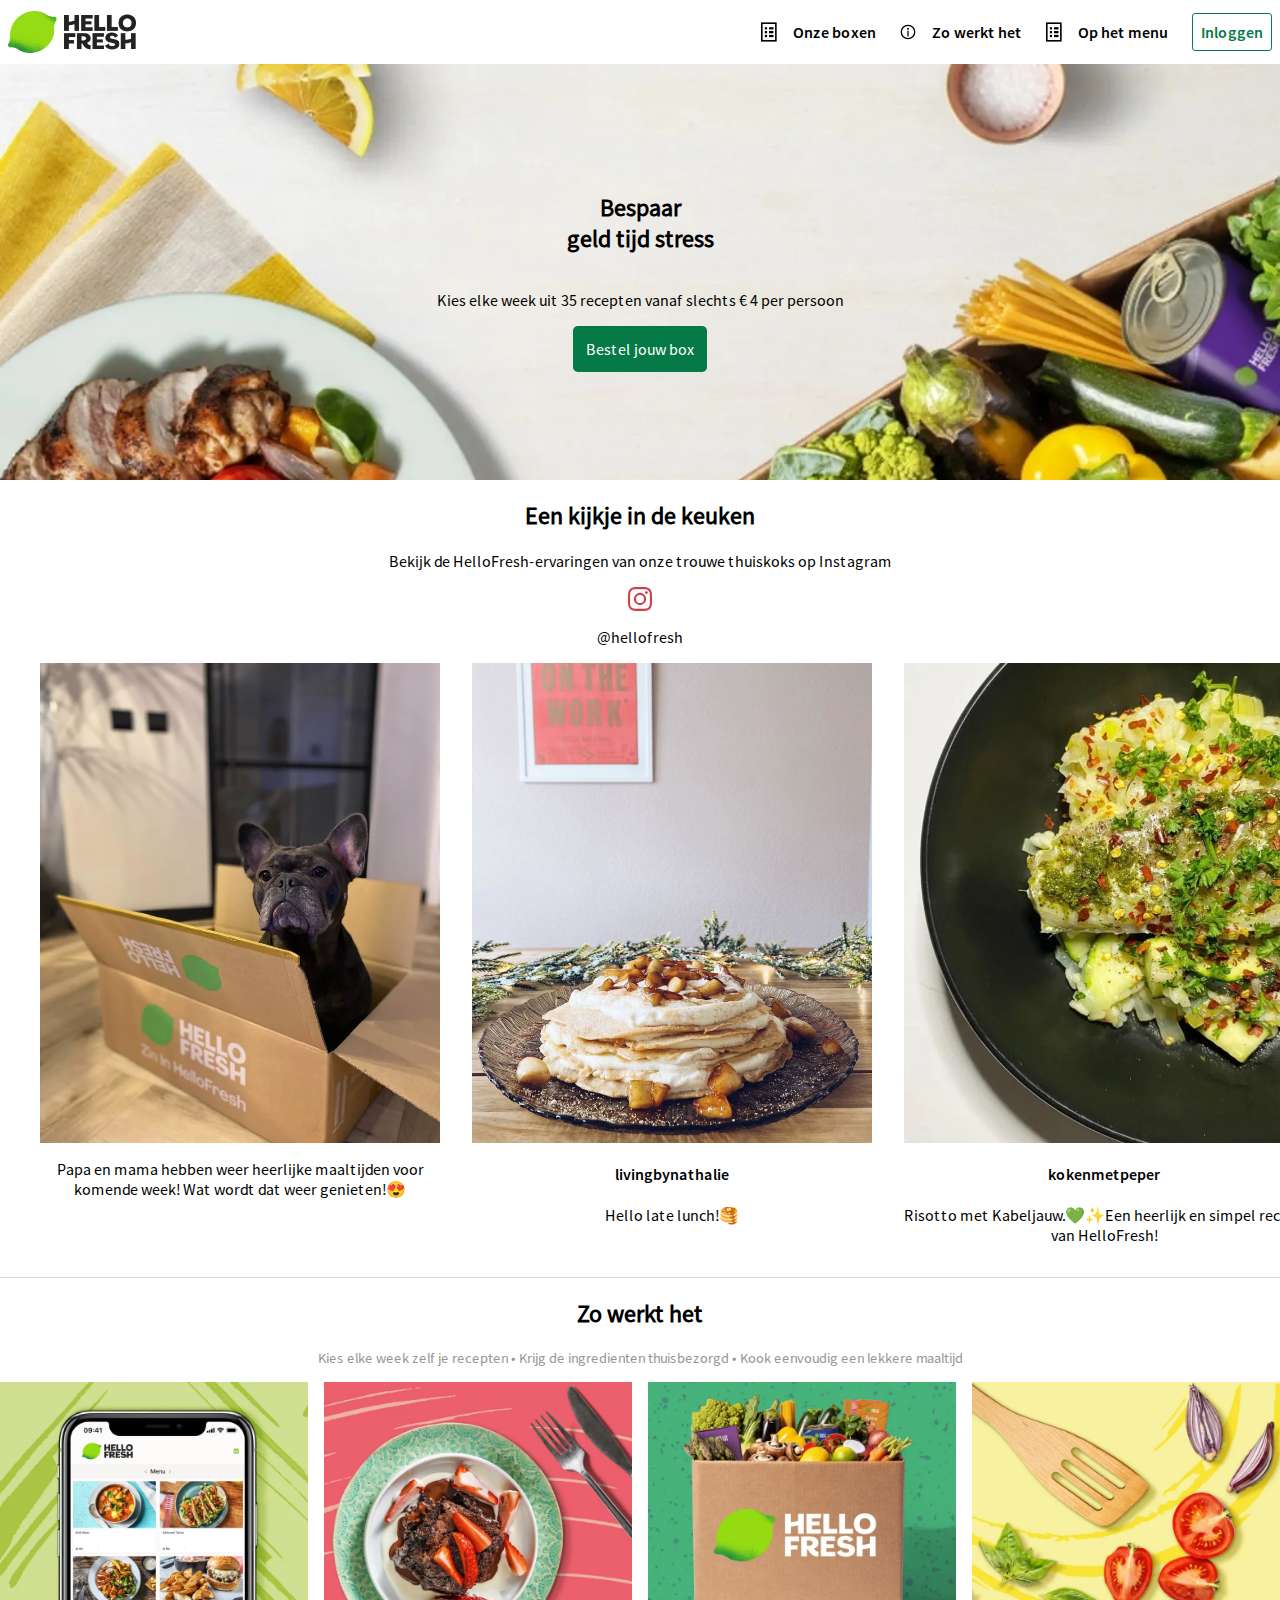
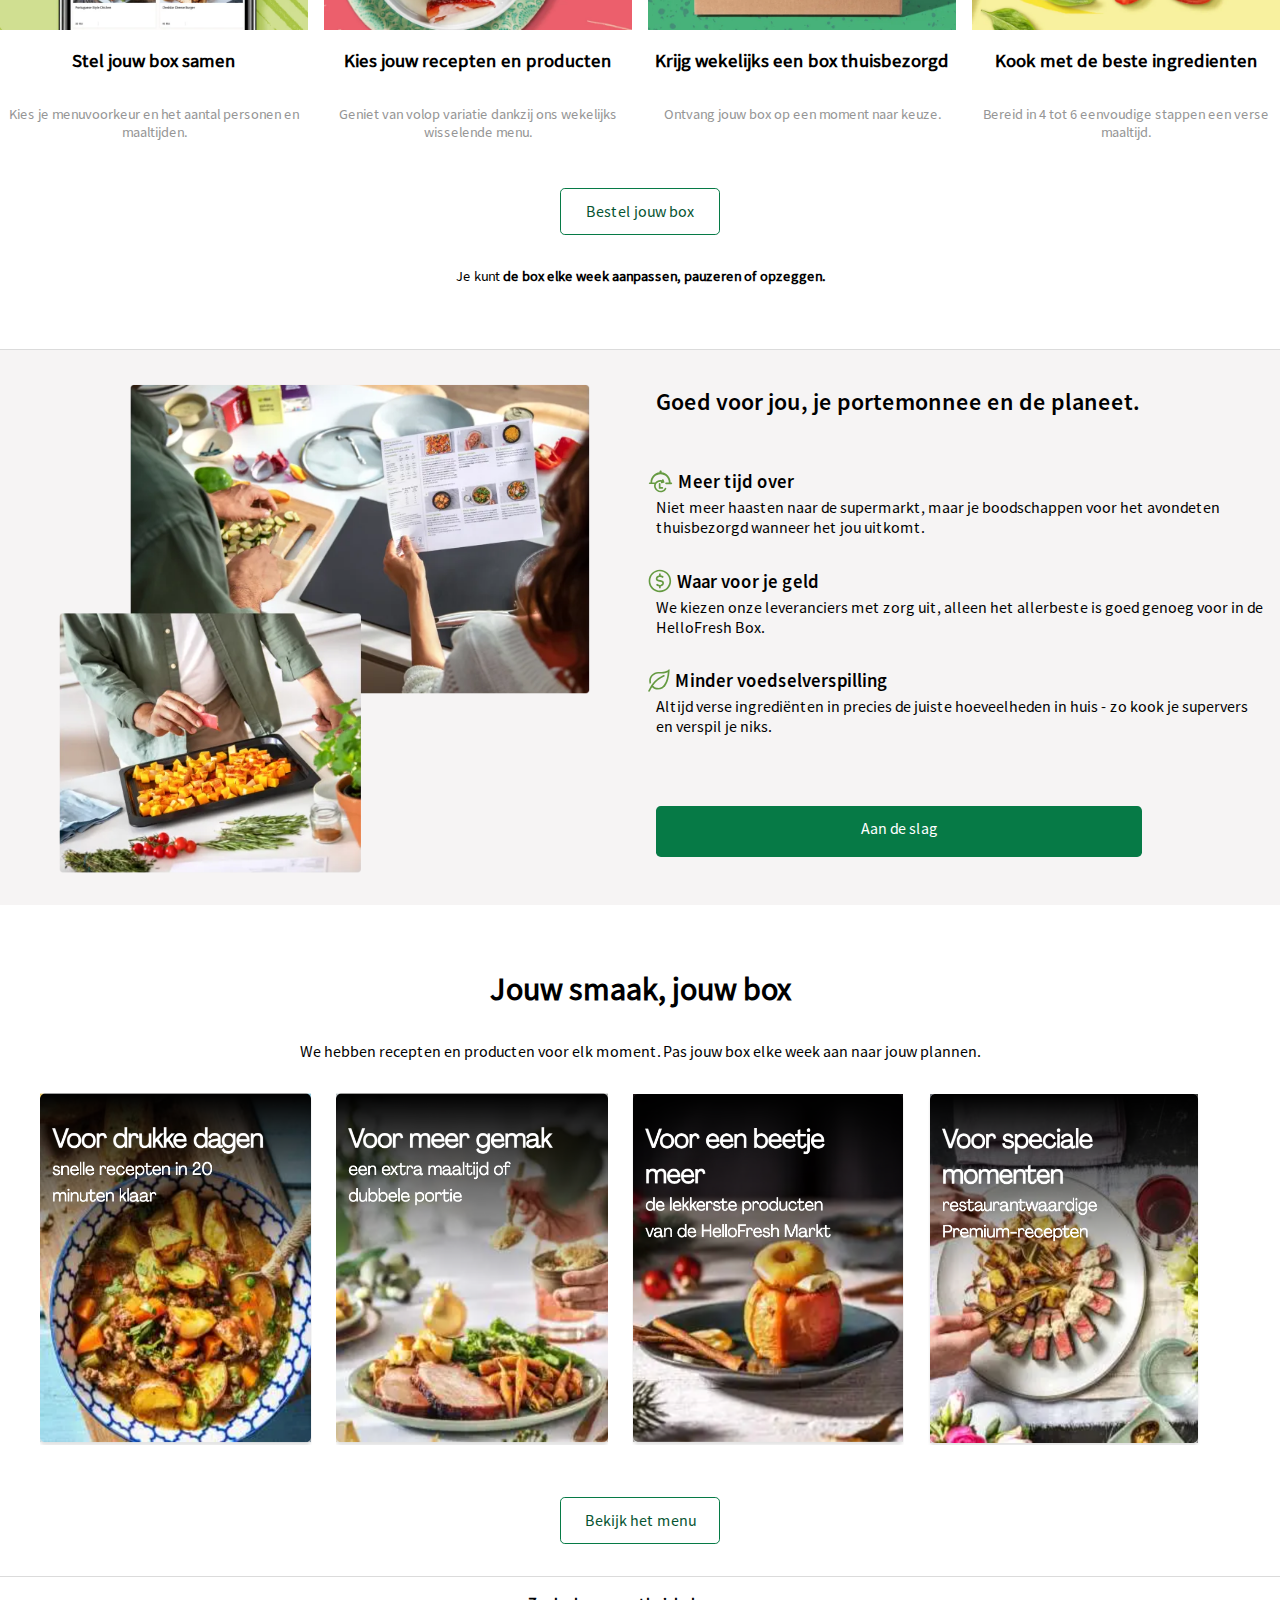
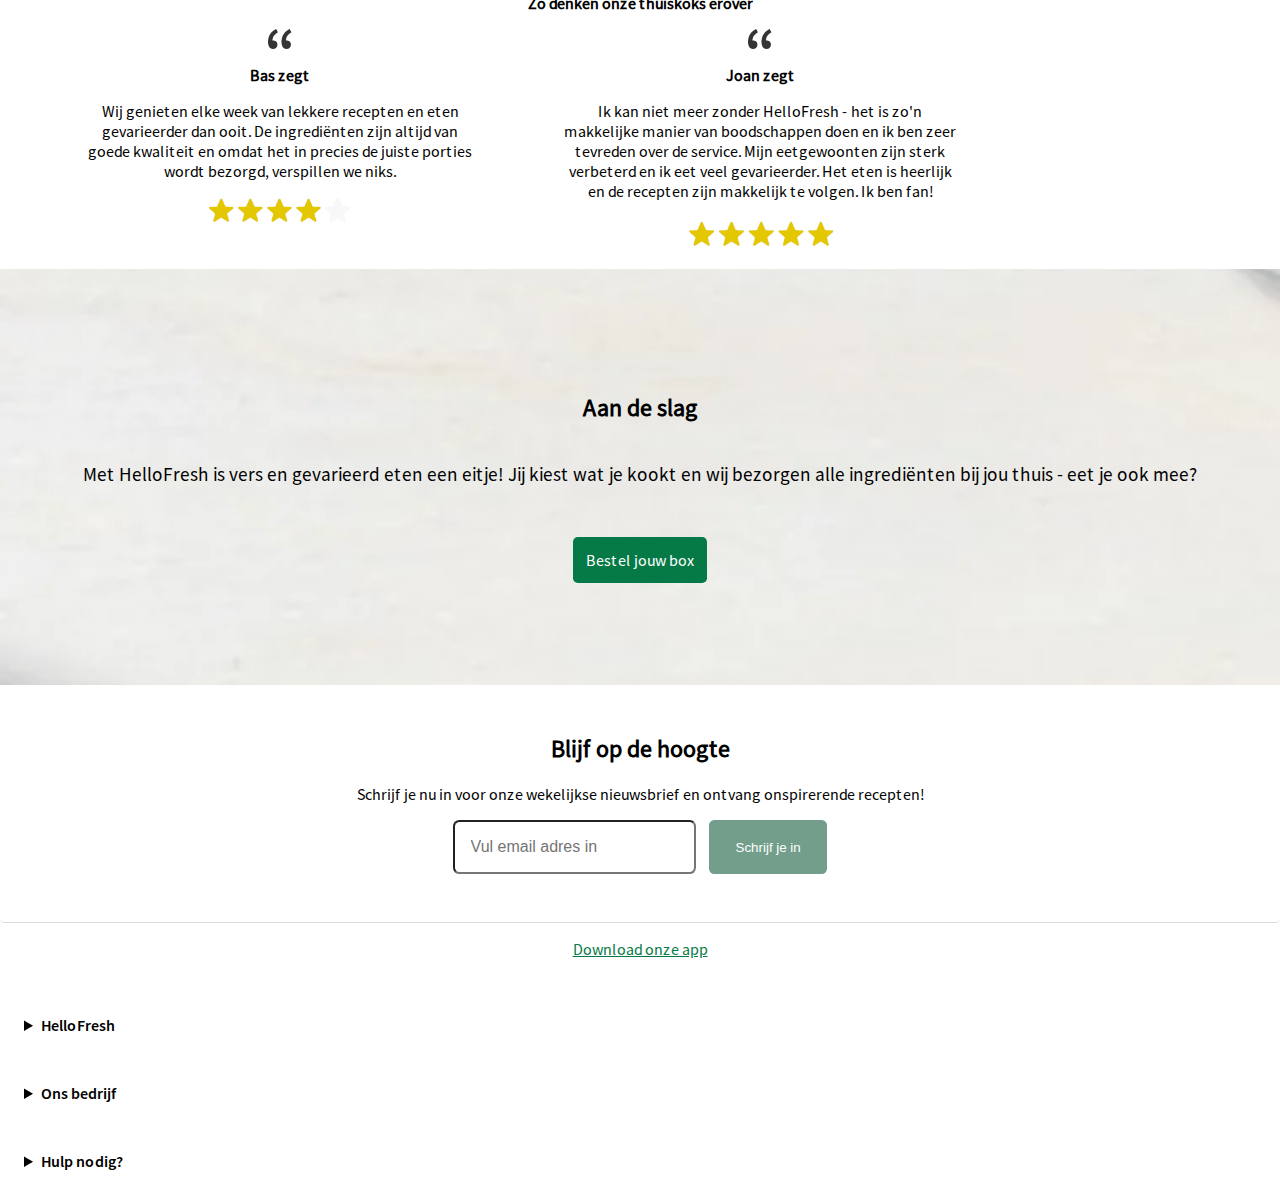
<file: index.html>
<!doctype html>
<html lang="nl">

<head>
	<meta charset="UTF-8">
	<meta name="author" content="jouw naam">
	<meta name="viewport" content="width=device-width, initial-scale=1">

	<title>Howdy FED2223</title>

	<link href="styles/style.css" rel="stylesheet">
	<link href="styles/stylebasis.css" rel="stylesheet">
	<link rel="icon" type="image/svg+xml" href="images/favicon.svg">

	<link rel="preconnect" href="https://fonts.googleapis.com">
	<link rel="preconnect" href="https://fonts.gstatic.com" crossorigin>
</head>

<body>

	<h1 class="loesoe">Hello hello fresh.</h1>

	<header>
		<button><img src="images/hamburgermenu.svg" alt=""></button>

		<nav>
			<ul>
				<li><a href="#">Inloggen</a></li>
				<li><a href="#"> <img src="images/menuafb1.svg" alt="menu"> Onze boxen</a></li>
				<li><a href="zowerkthet.html"> <img src="images/menuafb2.svg" alt="informatie plaatje"> Zo werkt het</a>
				</li>
				<li><a href="#"> <img src="images/menuafb1.svg" alt="menu plaatje"> Op het menu</a></li>
				<li><a href="#"> <img src="images/menuafb1.svg" alt="menu plaatje"> Recepten</a></li>
				<li><a href="#">Hulp</a></li>
				<li><a href="#">Contact</a></li>
				<li><a href="#">Markt</a></li>
				<li><a href="#">Cadeaubon</a></li>
				<li><a href="#">Duurzaamheid</a></li>
				<li><a href="#">CO2-neutraal</a></li>
			</ul>
		</nav>

		<div></div>

		<img src="images/hf-logo.webp" alt="Welkom bij Hello Fresh">
	</header>

	<main>

		<section>
			<h2>Bespaar <span>geld tijd stress</span></h2>
			<p>Kies elke week uit 35 recepten vanaf slechts € 4 per persoon</p>

			<a href="">Bestel jouw box</a>
		</section>

		<section>
			<h2>Een kijkje in de keuken</h2>
			<p>Bekijk de HelloFresh-ervaringen van onze trouwe thuiskoks op Instagram</p>
			<img src="images/icon-instagram.svg" alt="logo instagram">
			<p>@hellofresh</p>

			<ul>
				<li>
					<img src="images/img-carousel-1.webp" alt="lelijke hond in hello fresh hond">
					<p>Papa en mama hebben weer heerlijke maaltijden voor komende week! Wat wordt dat weer genieten!😍
					</p>
				</li>

				<li>
					<img src="images/img-carousel-2.jpeg"
						alt="pannekoeken stapel op een bordje met appelstukjes en kerstige versiering. ">
					<h4>livingbynathalie</h4>
					<p>Hello late lunch!🥞</p>
				</li>

				<li>
					<img src="images/img-carousel-3.webp" alt="bord met verse groene pasta">
					<h4>kokenmetpeper</h4>
					<p>Risotto met Kabeljauw.💚✨Een heerlijk en simpel recept van HelloFresh!</p>
				</li>

				<li>
					<img src="images/img-carousel-4.webp" alt="Bord met wrap tacos en kip">
					<h4>riannekramer</h4>
					<p>DIt is eeen recept dat ik bewaar om nog vaker te maken. Lekker en supersimpel om te maken!</p>
				</li>
			</ul>

		</section>

		<section>
			<h2>Zo werkt het</h2>
			<p>Kies elke week zelf je recepten • Krijg de ingredienten thuisbezorgd • Kook eenvoudig een lekkere
				maaltijd</p>

			<ul>

				<li>
					<h3>Stel jouw box samen</h3>
					<img src="images/zowerkthet-1.webp" alt="homescreen hello fresh op mobiele telefoon">
					<p>Kies je menuvoorkeur en het aantal personen en maaltijden.</p>
				</li>

				<li>
					<h3>Kies jouw recepten en producten</h3>
					<img src="images/zowerkthet-2.webp" alt="bord met chocolade taart en aardbijen en bestek ernaast">
					<p>Geniet van volop variatie dankzij ons wekelijks wisselende menu.</p>
				</li>

				<li>
					<h3>Krijg wekelijks een box thuisbezorgd</h3>
					<img src="images/zowerkthet-3.webp" alt="groenten in een kartonnen doos met hello fresh logo">
					<p>Ontvang jouw box op een moment naar keuze.</p>
				</li>

				<li>
					<h3>Kook met de beste ingredienten</h3>
					<img src="images/zowerkthet-4.webp" alt="spatel met ui tomaat en basillicum ernaast">
					<p>Bereid in 4 tot 6 eenvoudige stappen een verse maaltijd.</p>
				</li>

			</ul>

			<a href="">Bestel jouw box</a>

			<p>Je kunt <b>de box elke week aanpassen, pauzeren of opzeggen.</b></p>
		</section>

		<section>


			<h2>Goed voor jou, je portemonnee en de planeet.</h2>

			<ul>

				<li>
					<h3><img src="images/meertijd.svg" alt="symbool met klok">Meer tijd over</h3>
					<p>Niet meer haasten naar de supermarkt, maar je boodschappen voor het avondeten thuisbezorgd
						wanneer het jou uitkomt.</p>
				</li>

				<li>
					<h3><img src="images/waargeld.svg" alt="symbool muntgeld">Waar voor je geld</h3>
					<p>We kiezen onze leveranciers met zorg uit, alleen het allerbeste is goed genoeg voor in de
						HelloFresh Box.</p>
				</li>

				<li>
					<h3><img src="images/mindervoedselverspilling.svg" alt="symbool blaadje">Minder voedselverspilling
					</h3>
					<p>Altijd verse ingrediënten in precies de juiste hoeveelheden in huis - zo kook je supervers en
						verspil je niks.</p>
				</li>

			</ul>

			<a href="">Aan de slag</a>

			<img src="images/receptkoken.webp" alt="twee fotos waarin een recept van hellofresh word bereid">

		</section>

		<section>
			<h1>Jouw smaak, jouw box</h1>
			<p>We hebben recepten en producten voor elk moment. Pas jouw box elke week aan naar jouw plannen. </p>

			<ul>
				<li><img src="images/carouselplaatje1.png" alt="gerecht in kom met voor drukke dagen erop getypt"></li>
				<li><img src="images/carouselplaatje2.png" alt=""></li>
				<Li><img src="images/carouselplaatje3.png" alt=""></Li>
				<li><img src="images/carouselplaatje4.png" alt=""></li>
			</ul>

			<a href="#">Bekijk het menu</a>
		</section>

		<section>
			<h2>Zo denken onze thuiskoks erover</h2>

			<ul>
				<li>
					<img src="images/hogekommas.webp" alt="quote kommas">
					<h4>Bas zegt</h4>
					<blockquote>Wij genieten elke week van lekkere recepten en eten gevarieerder dan ooit. De
						ingrediënten zijn
						altijd van goede kwaliteit en omdat het in precies de juiste porties wordt bezorgd, verspillen
						we niks.</blockquote>
					<img src="images/sterrating1.png" alt="4 van de 5 sterren rating">
				</li>



				<li>
					<img src="images/hogekommas.webp" alt="quote kommas">
					<h4>Joan zegt</h4>
					<blockquote>Ik kan niet meer zonder HelloFresh - het is zo'n makkelijke manier van boodschappen doen
						en ik
						ben zeer tevreden over de service. Mijn eetgewoonten zijn sterk verbeterd en ik eet veel
						gevarieerder. Het eten is heerlijk en de recepten zijn makkelijk te volgen. Ik ben fan!
					</blockquote>
					<img src="images/sterrating2.png" alt="5 van de 5 sterren rating">
				</li>
			</ul>

		</section>

		<section>
			<h2>Aan de slag</h2>
			<p>Met HelloFresh is vers en gevarieerd eten een eitje! Jij kiest wat je kookt en wij bezorgen alle
				ingrediënten bij jou thuis - eet je ook mee?</p>

			<a href="">Bestel jouw box</a>
		</section>

		<section>
			<h2>Blijf op de hoogte</h2>
			<p>Schrijf je nu in voor onze wekelijkse nieuwsbrief en ontvang onspirerende recepten!</p>

		</section>

		<section>
			<input type="email" name="Email" placeholder="Vul email adres in" id="">
			<button type="submit">Schrijf je in</button>
		</section>

	</main>

	<footer>

		<section>
			<a href="#">Download onze app</a>

			<details>

				<summary>HelloFresh</summary>

				<ul>

					<li><a href="Cadeaubon">Cadeaubon</a></li>

					<li><a href="Unidays">Unidays</a></li>

					<li><a href="StudentBeans">Student Beans</a></li>

					<li><a href="Promotions">Promotions</a></li>

					<li><a href="Blog">Blog</a></li>

					<li><a href="Recepten">Recepten</a></li>


				</ul>

			</details>

			<details>

				<summary>Ons bedrijf</summary>

				<ul>

					<li><a href="HelloFreshGroup">HelloFresh Group</a></li>

					<li><a href="Jobs">Jobs</a></li>

					<li><a href="Pers">Pers</a></li>

				</ul>

			</details>

			<details>

				<summary>Hulp nodig?</summary>

				<ul>

					<li><a href="Contact">Contact</a></li>

					<li><a href="Helpcenter">Helpcenter</a></li>

					<li><a href="Tevredenheid">Tevredenheid</a></li>

				</ul>

			</details>


		</section>
	</footer>



	<script defer src="scripts/script.js"></script>
</body>

</html>
</file>
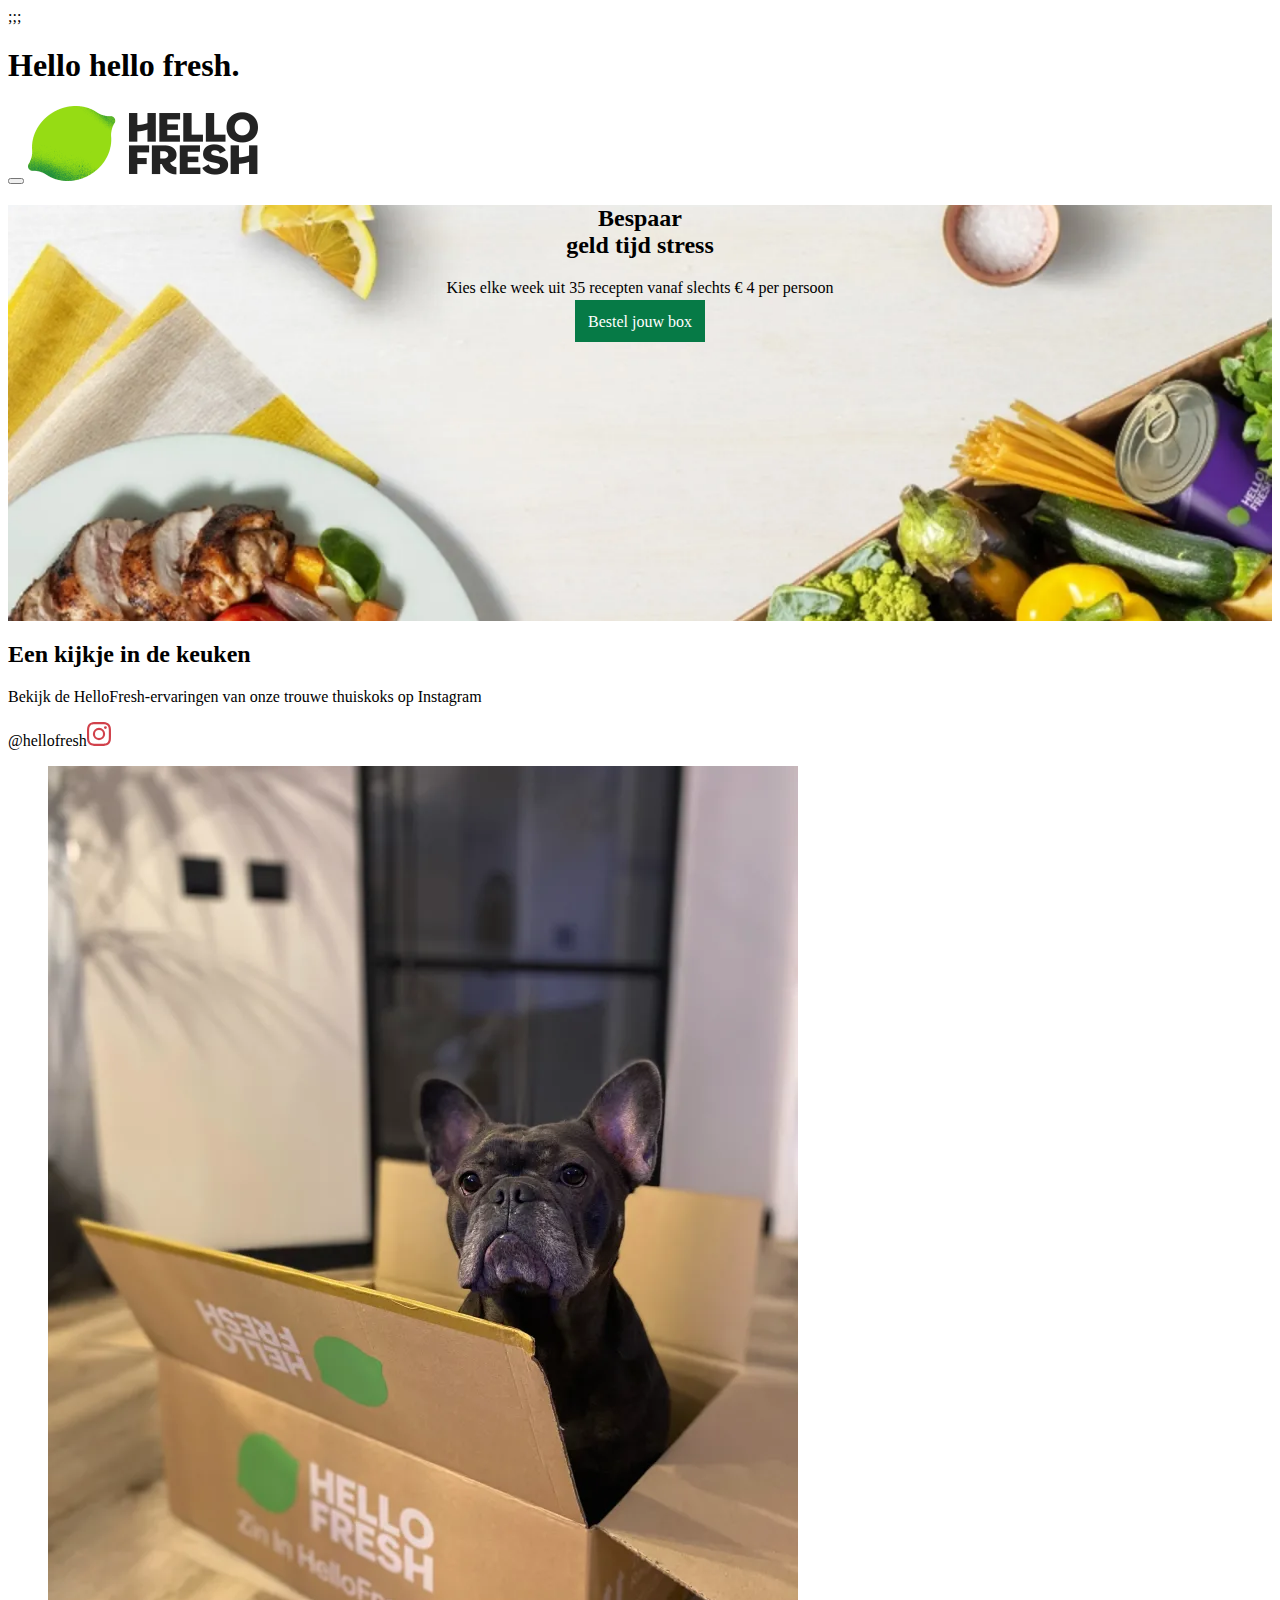
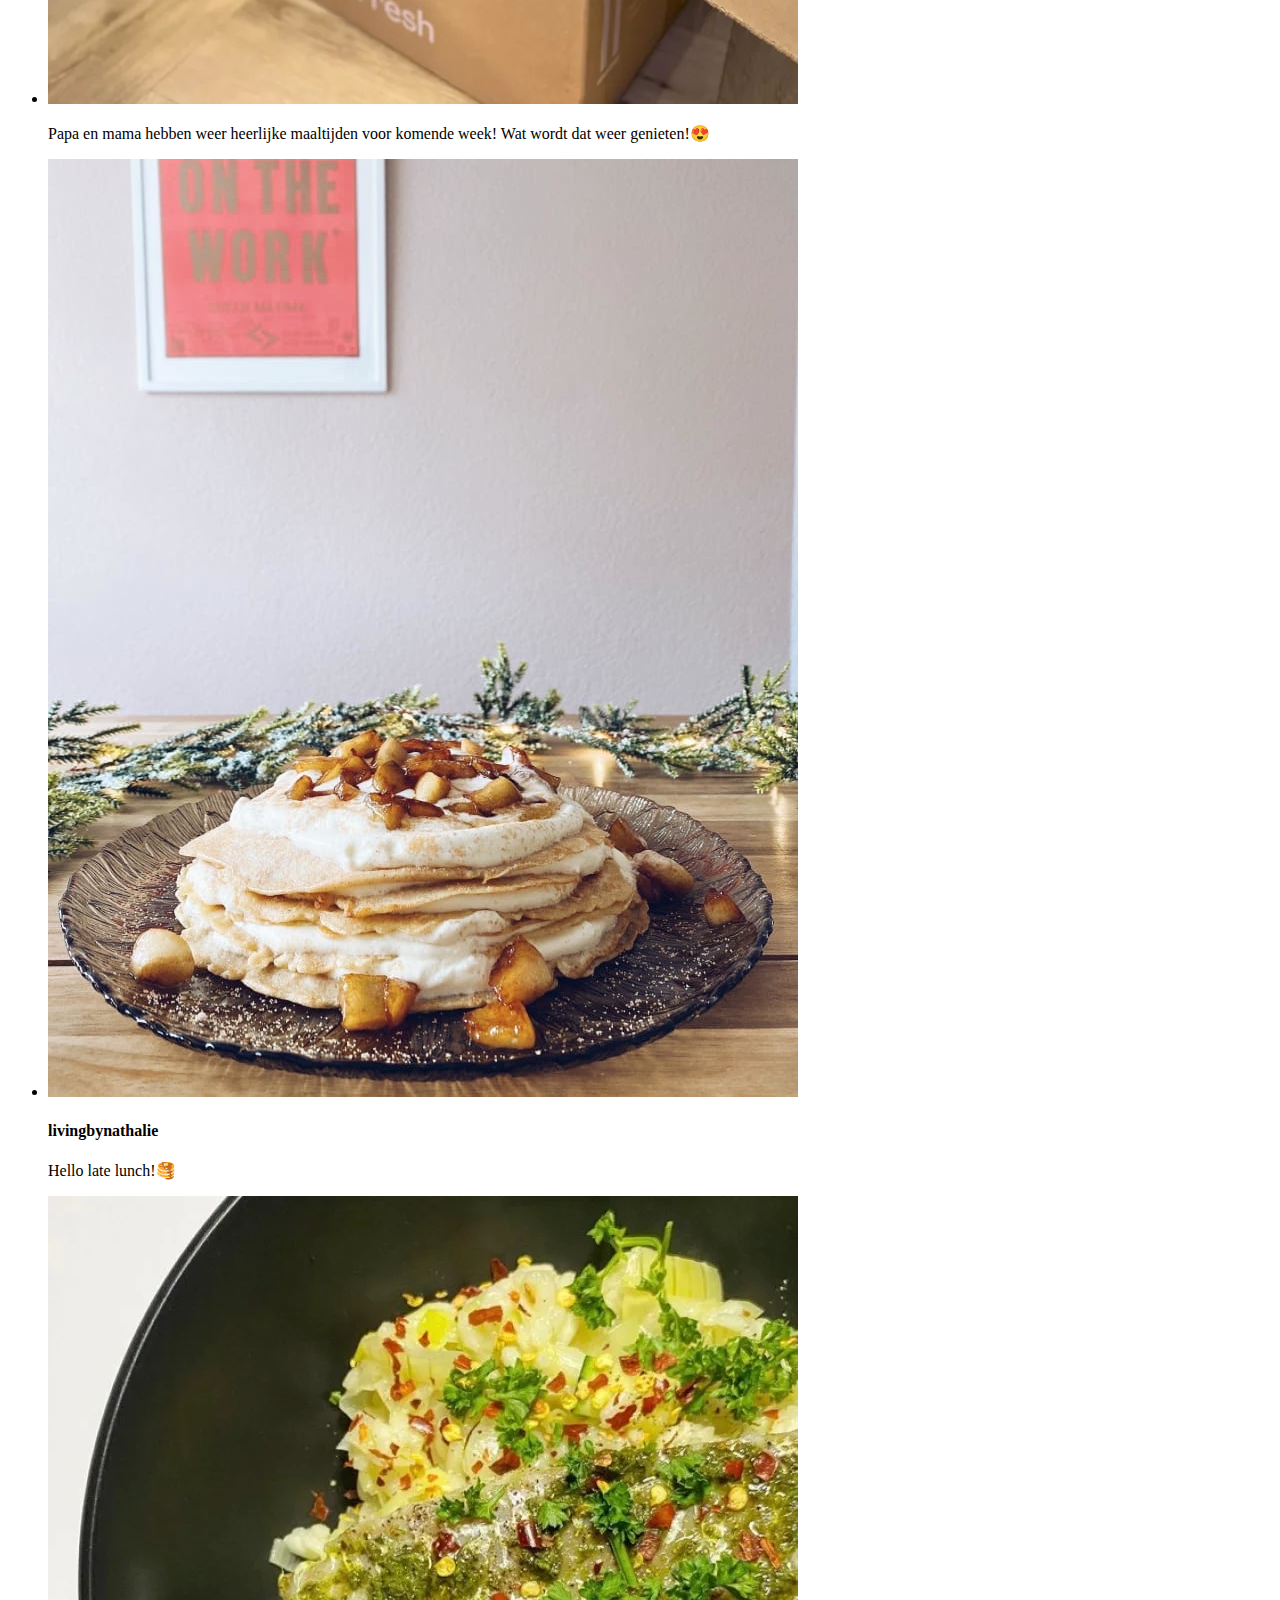
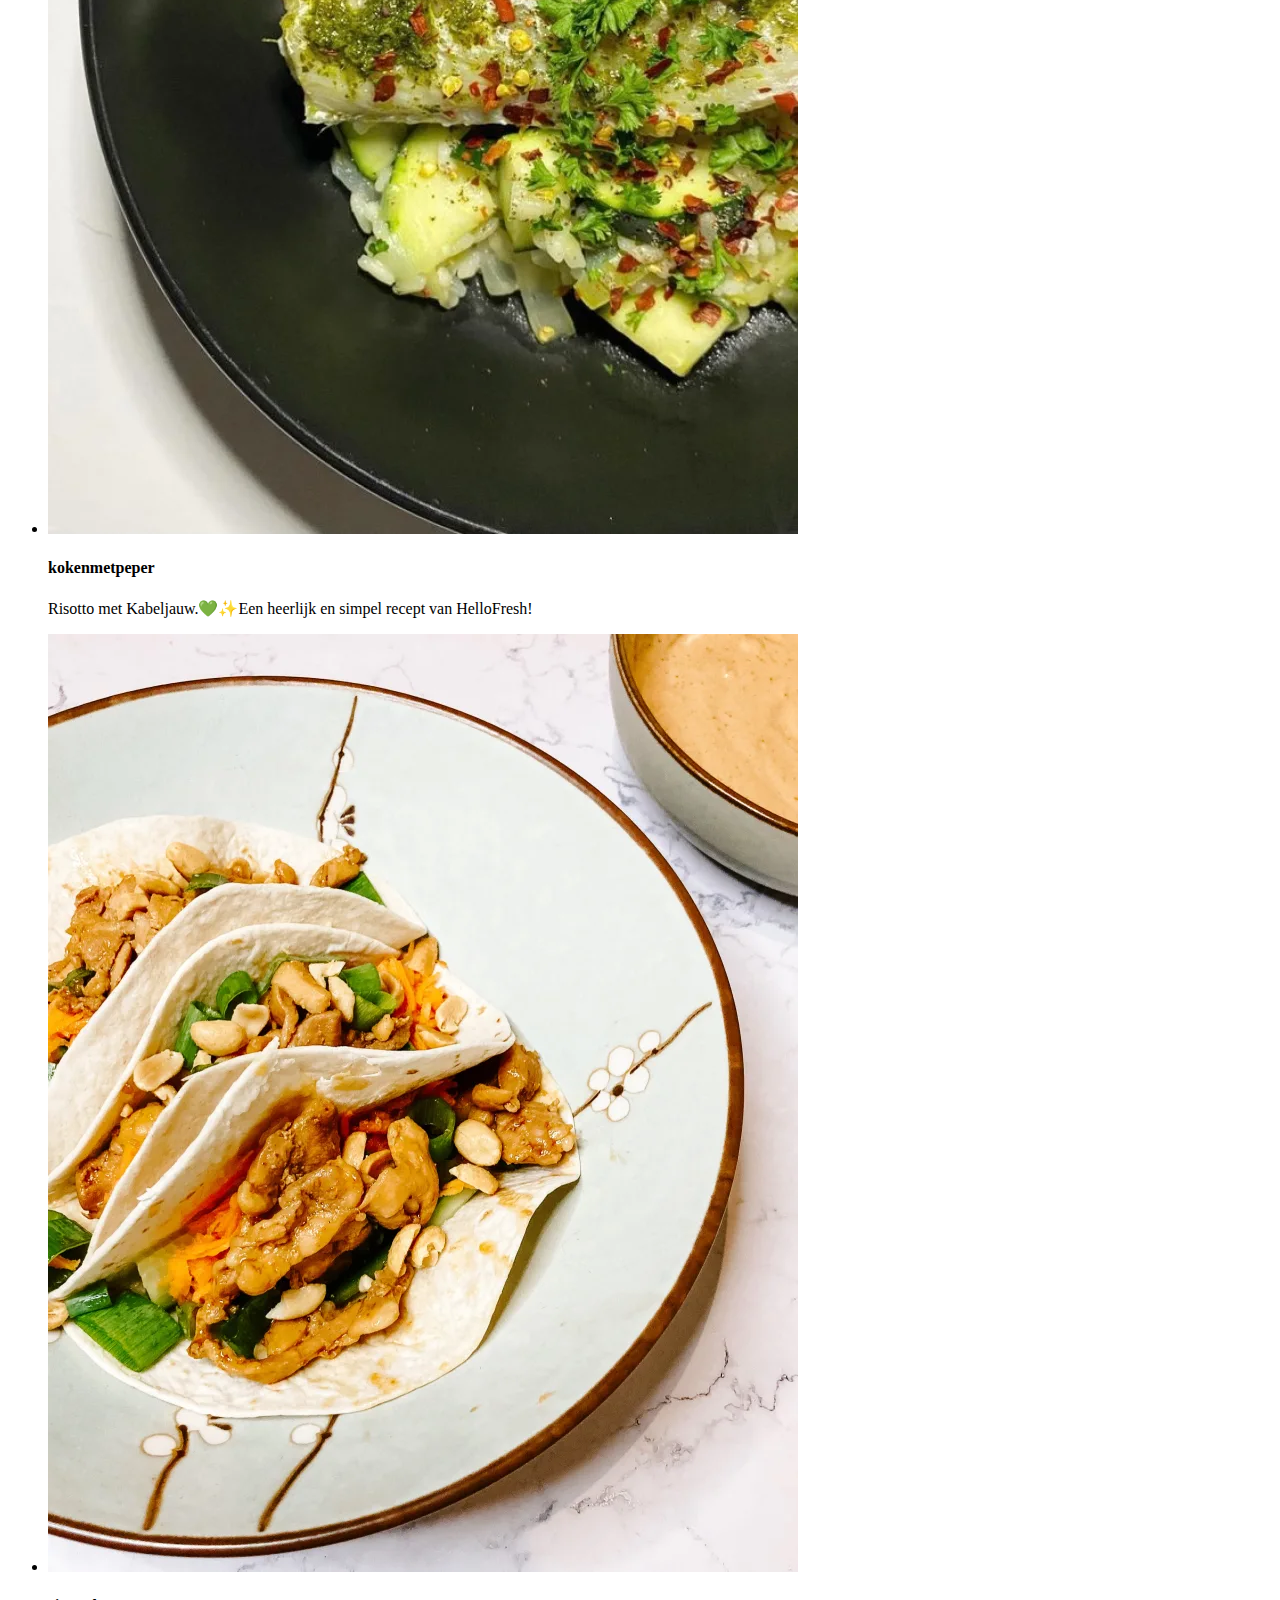
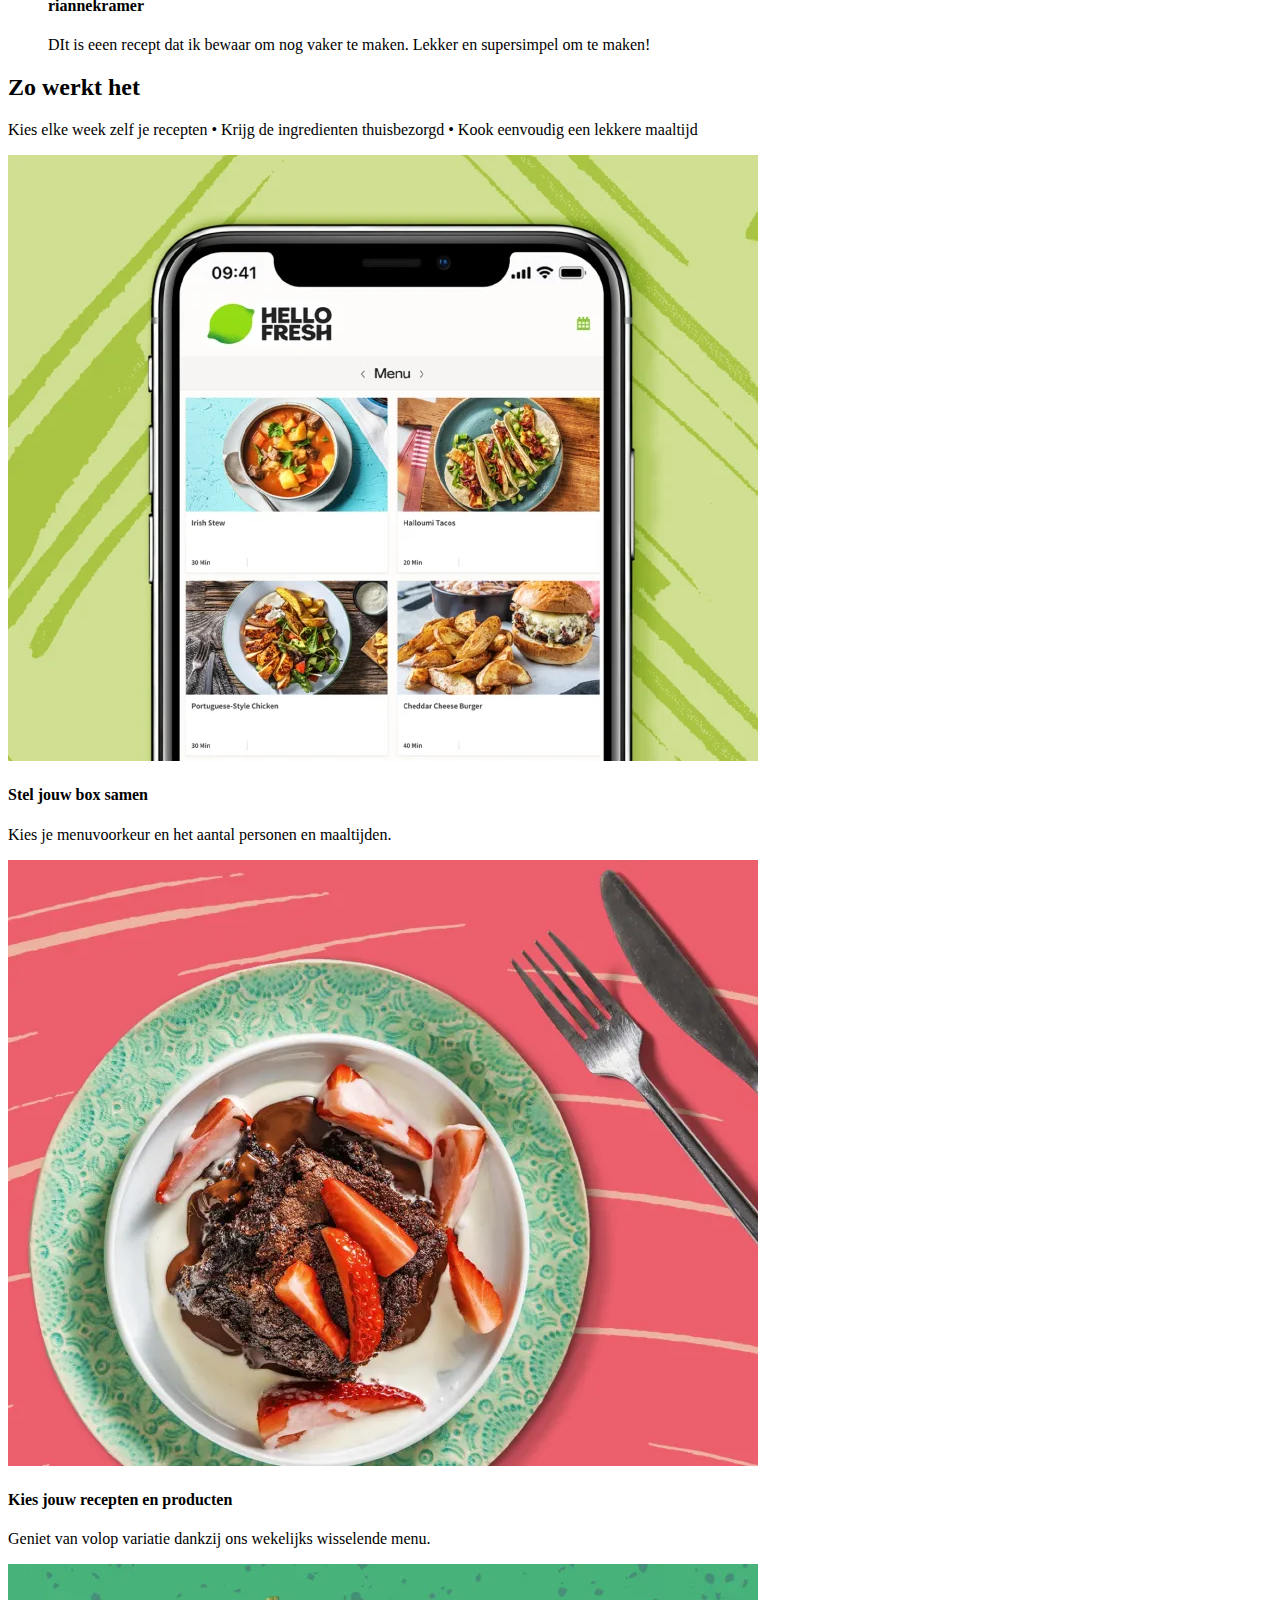
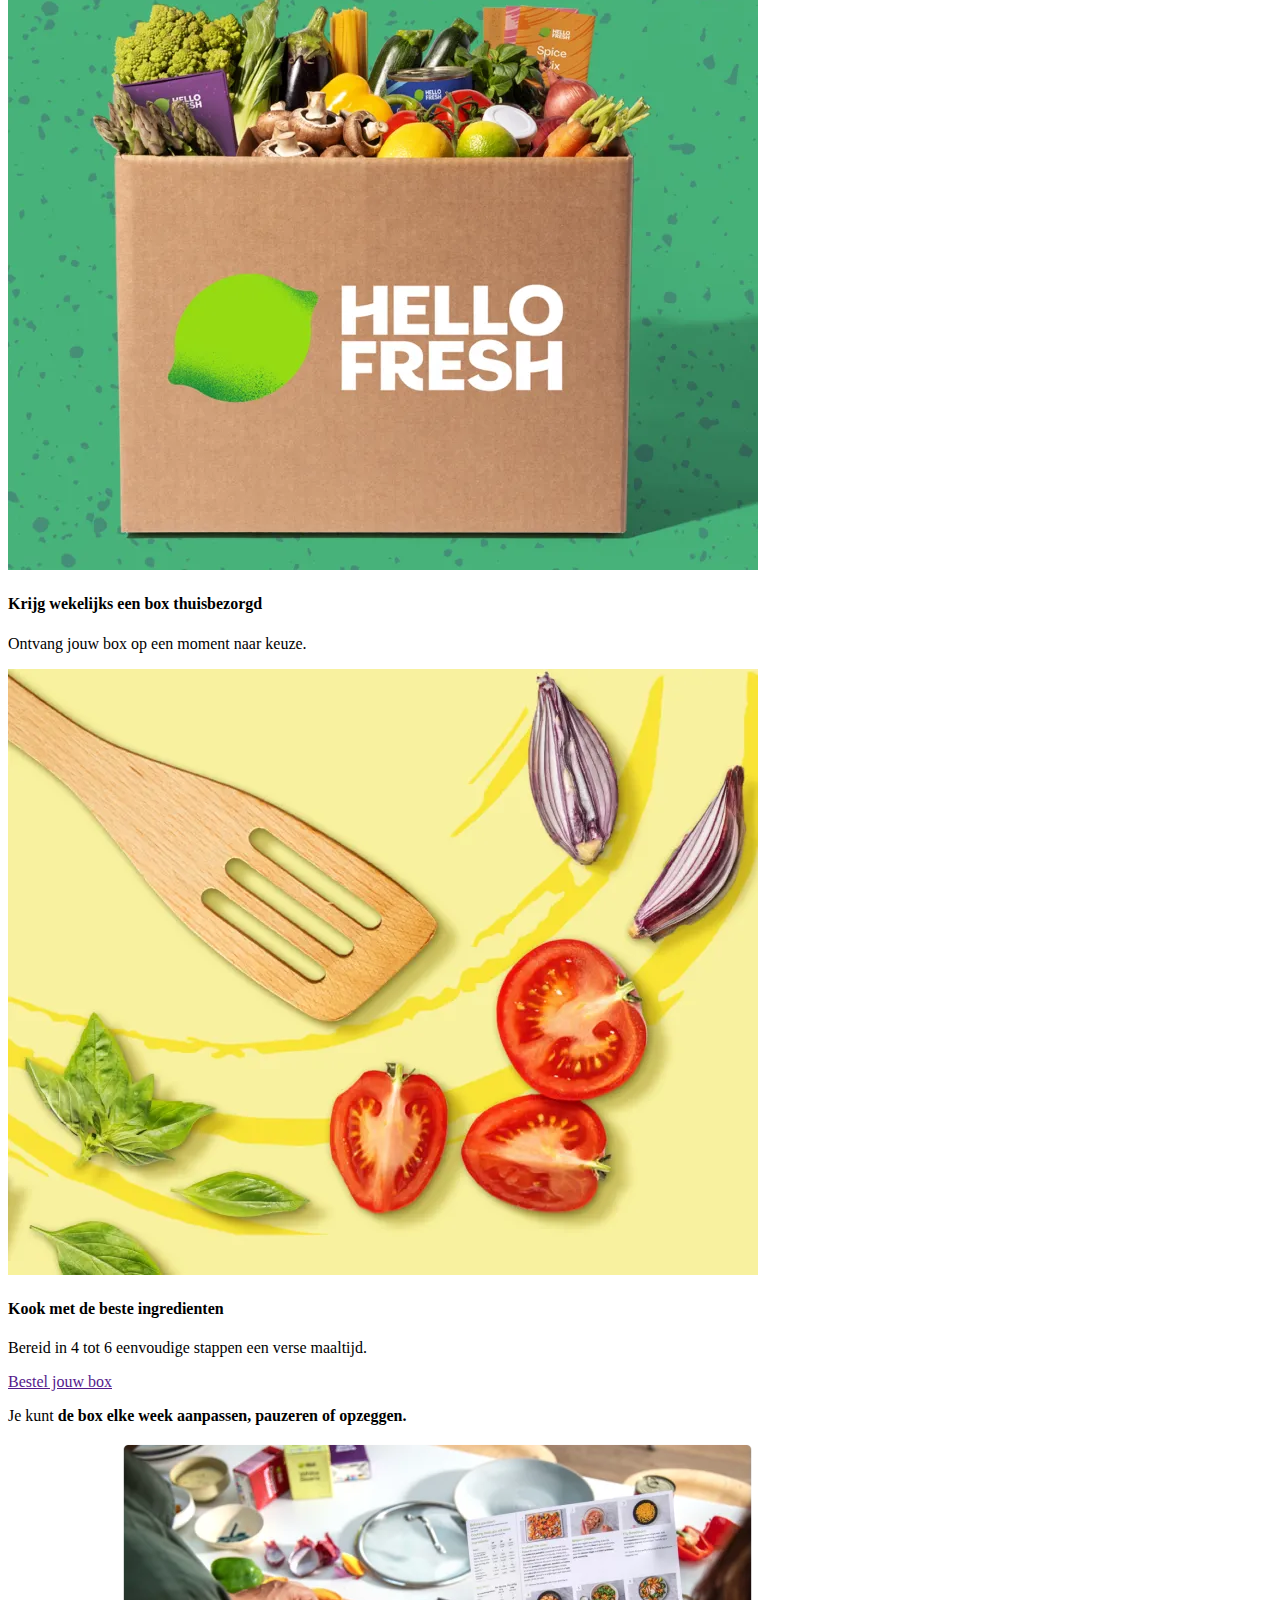
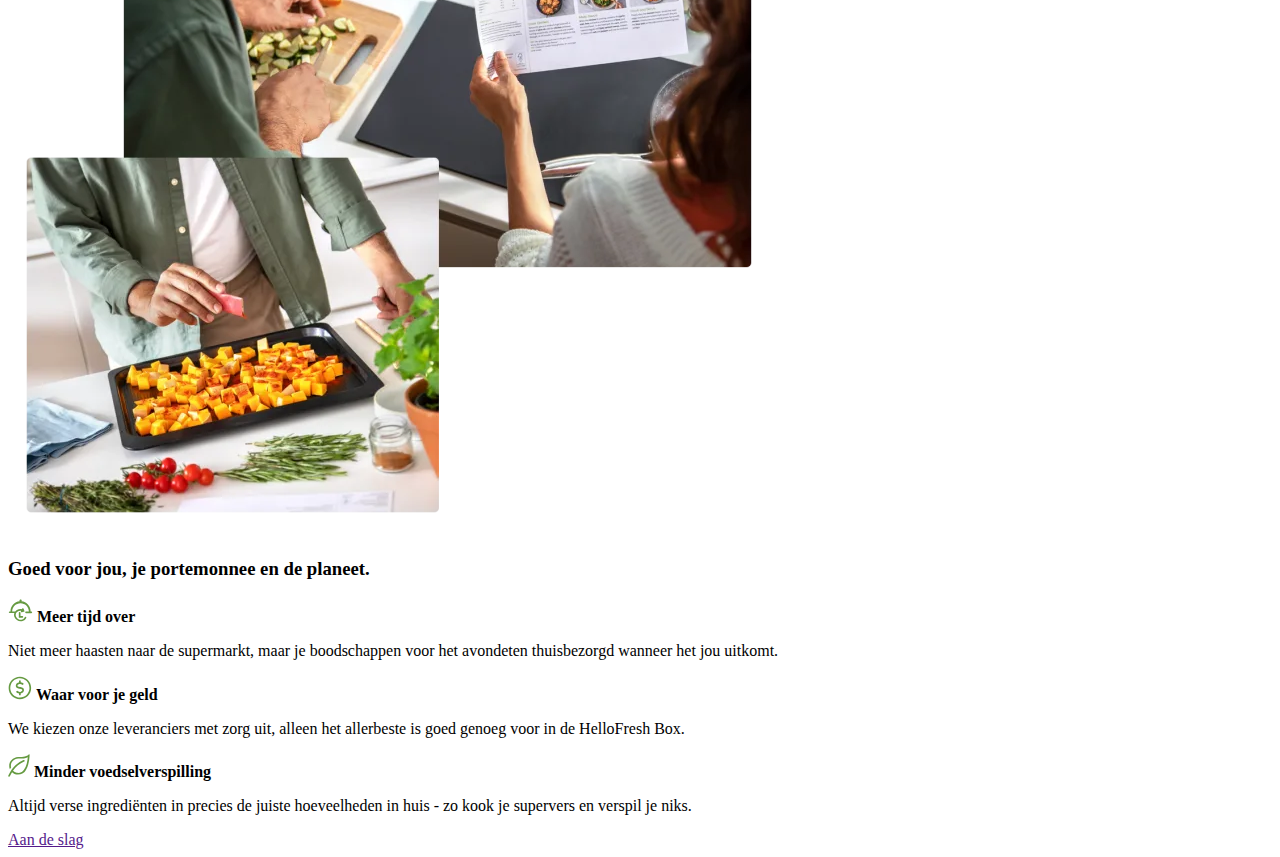
<file: basiswebsite/index.html>
<!doctype html>
<html lang="nl">
	
<head>
	<meta charset="UTF-8">
	<meta name="author" content="jouw naam">
	<meta name="viewport" content="width=device-width, initial-scale=1">
	
	<title>Howdy FED2223</title>
	
	<link href="styles/style.css" rel="stylesheet">
	<link rel="icon" type="image/svg+xml" href="images/favicon.svg">

	<link rel="preconnect" href="https://fonts.googleapis.com">
<link rel="preconnect" href="https://fonts.gstatic.com" crossorigin>
<link href="https://fonts.googleapis.com/css2?family=Source+Sans+Pro:wght@300;400&display=swap" rel="stylesheet">
</head>
;;;
<body>
	<h1>Hello hello fresh.</h1>

	<header>
		<button></button>
		<img src="images/hf-logo.webp" alt="logo hello fresh.">
	</header>

	<main>

		<section>
			<h2>Bespaar <span>geld tijd stress</span></h2>
			<p>Kies elke week uit 35 recepten vanaf slechts € 4 per persoon</p>

			<a href="">Bestel jouw box</a>
		</section>

		<section>
			<h2>Een kijkje in de keuken</h2>
			<p>Bekijk de HelloFresh-ervaringen van onze trouwe thuiskoks op Instagram</p>
			<p>@hellofresh<img src="images/icon-instagram.svg" alt="logo instagram"></p>

			<ul>
				<li>
					<img src="images/img-carousel-1.webp" alt="lelijke hond in hello fresh hond">
					<p>Papa en mama hebben weer heerlijke maaltijden voor komende week! Wat wordt dat weer genieten!😍</p>
				</li>

				<li>
					<img src="images/img-carousel-2.jpeg" alt="pannekoeken stapel op een bordje met appelstukjes en kerstige versiering. ">
					<h4>livingbynathalie</h4>
					<p>Hello late lunch!🥞</p>
				</li>

				<li>
					<img src="images/img-carousel-3.webp" alt="bord met verse groene pasta">
					<h4>kokenmetpeper</h4>
					<p>Risotto met Kabeljauw.💚✨Een heerlijk en simpel recept van HelloFresh!</p>
				</li>

				<li>
					<img src="images/img-carousel-4.webp" alt="Bord met wrap tacos en kip">
					<h4>riannekramer</h4>
					<p>DIt is eeen recept dat ik bewaar om nog vaker te maken. Lekker en supersimpel om te maken!</p>
				</li>
			</ul>
		</section>

		<section>
			<h2>Zo werkt het</h2>
			<p>Kies elke week zelf je recepten • Krijg de ingredienten thuisbezorgd • Kook eenvoudig een lekkere maaltijd</p>

			<img src="images/zowerkthet-1.webp" alt="homescreen hello fresh op mobiele telefoon">
			<h4>Stel jouw box samen</h4>
			<p>Kies je menuvoorkeur en het aantal personen en maaltijden.</p>

			<img src="images/zowerkthet-2.webp" alt="bord met chocolade taart en aardbijen en bestek ernaast">
			<h4>Kies jouw recepten en producten</h4>
			<p>Geniet van volop variatie dankzij ons wekelijks wisselende menu.</p>

			<img src="images/zowerkthet-3.webp" alt="groenten in een kartonnen doos met hello fresh logo">
			<h4>Krijg wekelijks een box thuisbezorgd</h4>
			<p>Ontvang jouw box op een moment naar keuze.</p>

			<img src="images/zowerkthet-4.webp" alt="spatel met ui tomaat en basillicum ernaast">
			<h4>Kook met de beste ingredienten</h4>
			<p>Bereid in 4 tot 6 eenvoudige stappen een verse maaltijd.</p>

			<a href="">Bestel jouw box</a>

			<p>Je kunt <b>de box elke week aanpassen, pauzeren of opzeggen.</b></p>
		</section>

		<section>
			<img src="/images/receptkoken.webp" alt="twee fotos waarin een recept van hellofresh word bereid">

			<h3>Goed voor jou, je portemonnee en de planeet.</h3>

			<img src="images/meertijd.svg" alt="symbool met klok">
			<b>Meer tijd over</b>
			<p>Niet meer haasten naar de supermarkt, maar je boodschappen voor het avondeten thuisbezorgd wanneer het jou uitkomt.</p>

			<img src="images/waargeld.svg" alt="symbool muntgeld">
			<b>Waar voor je geld</b>
			<p>We kiezen onze leveranciers met zorg uit, alleen het allerbeste is goed genoeg voor in de HelloFresh Box.</p>

			<img src="images/mindervoedselverspilling.svg" alt="symbool blaadje">
			<b>Minder voedselverspilling</b>
			<p>Altijd verse ingrediënten in precies de juiste hoeveelheden in huis - zo kook je supervers en verspil je niks.</p>

			<a href="">Aan de slag</a>
		</section>
	</main>



	<script defer src="scripts/script.js"></script>
</body>
	
</html>
</file>
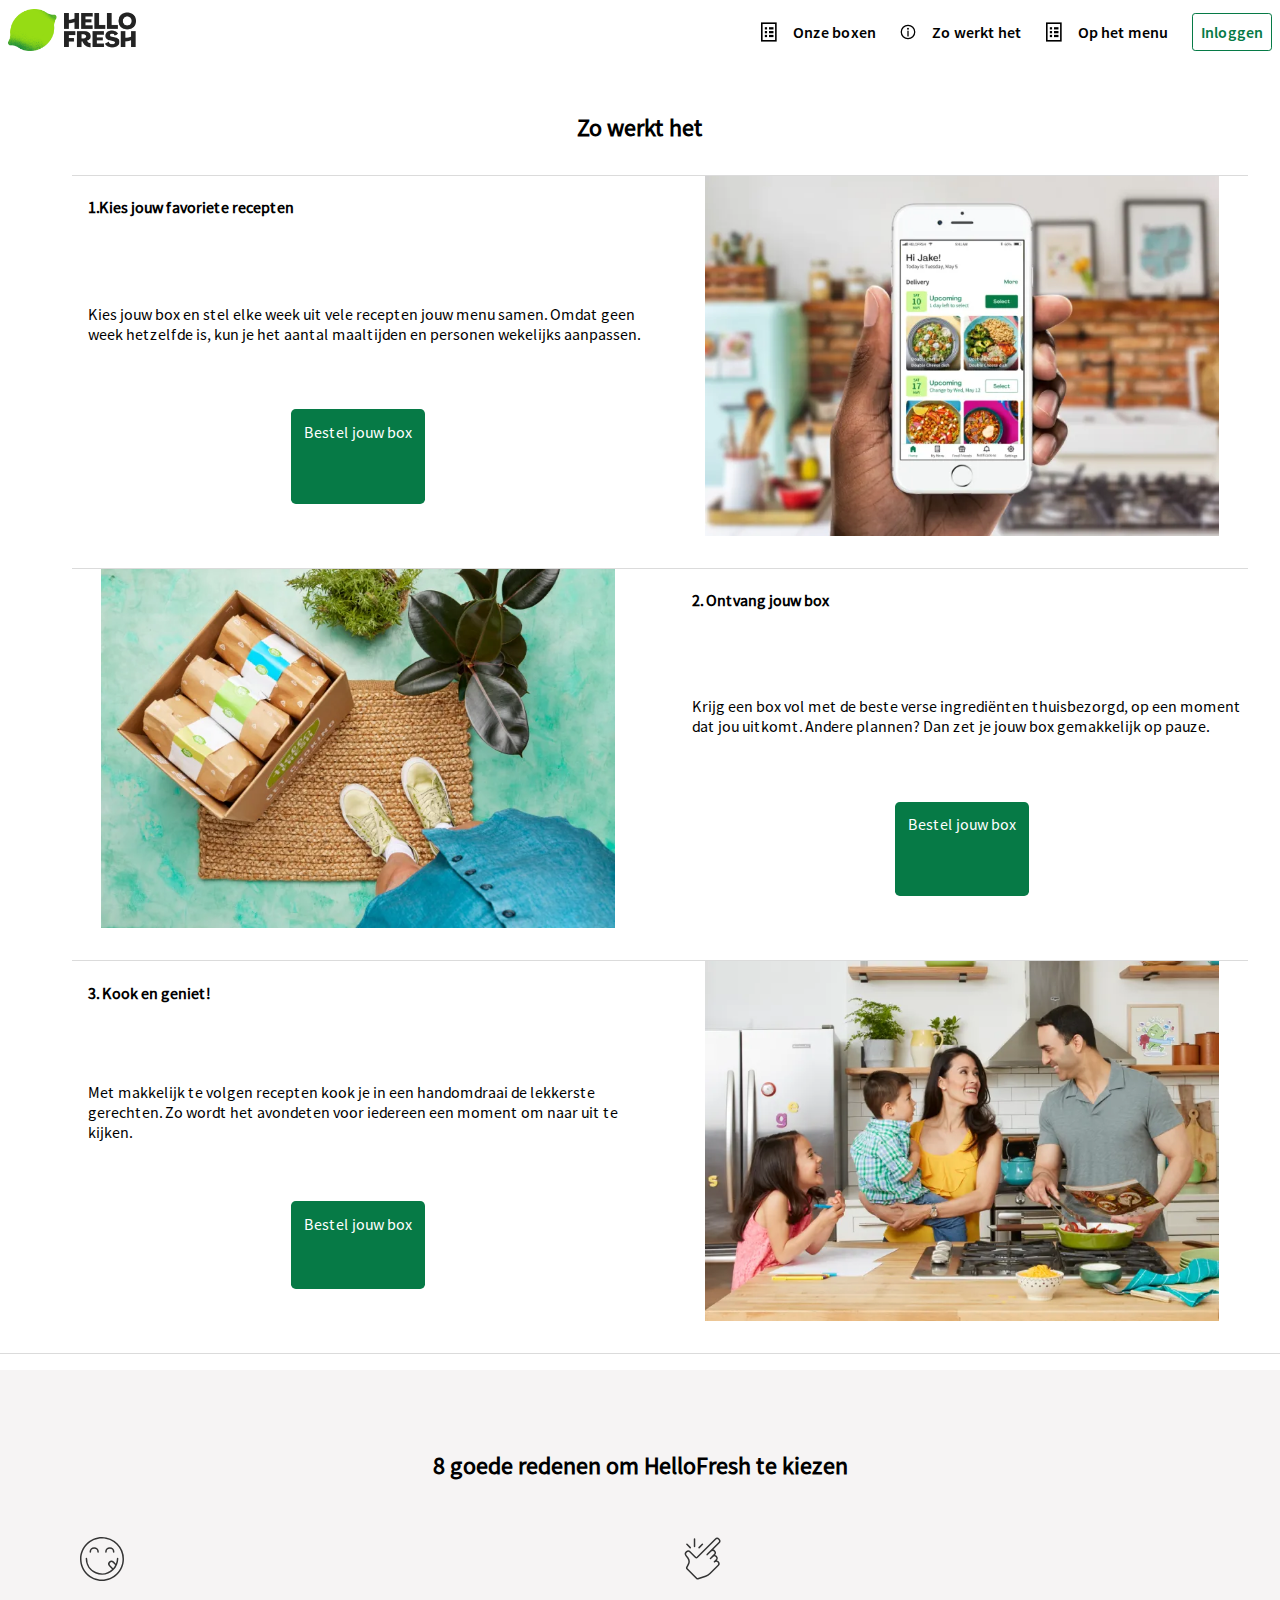
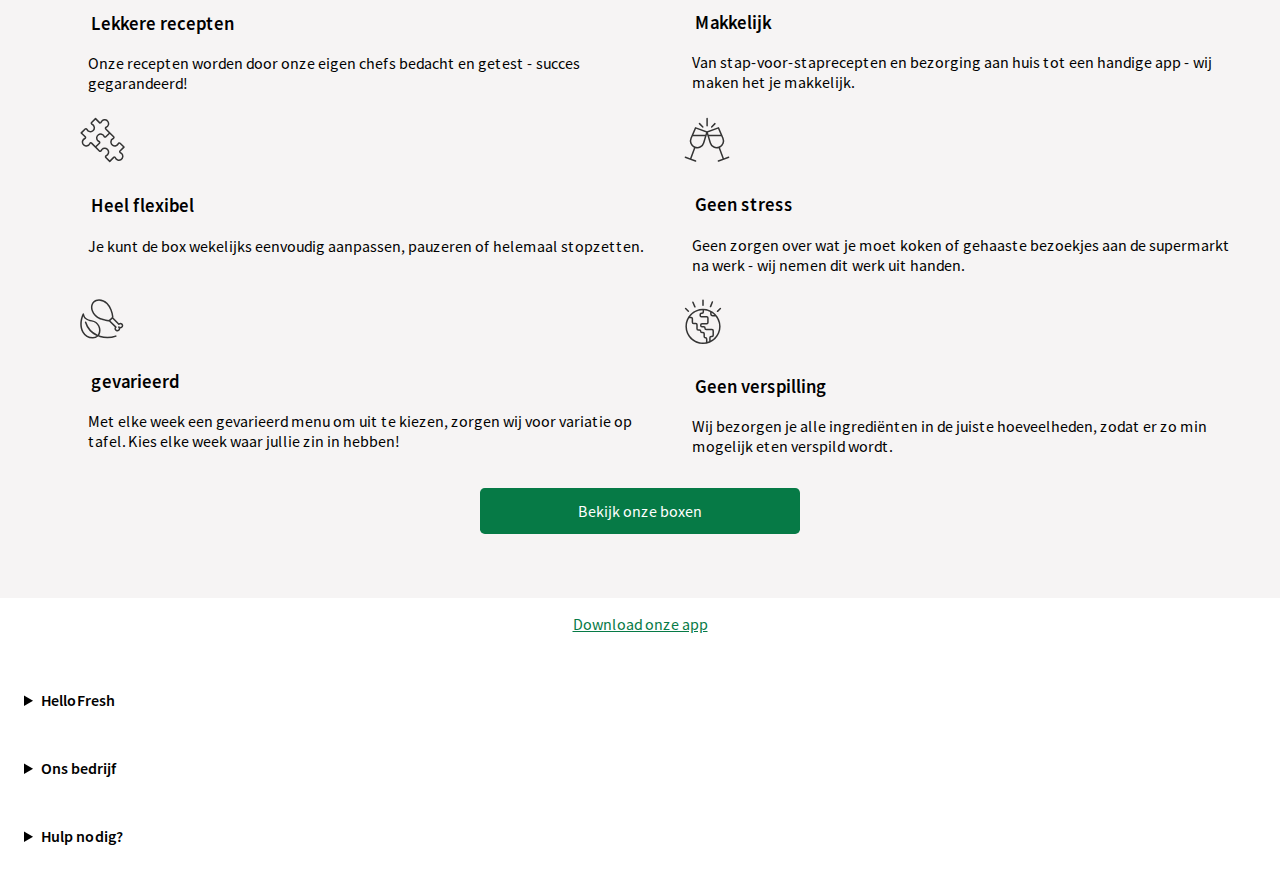
<file: zowerkthet.html>
<!DOCTYPE html>
<html lang="en">

<head>
    <meta charset="UTF-8">
    <meta http-equiv="X-UA-Compatible" content="IE=edge">
    <meta name="viewport" content="width=device-width, initial-scale=1.0">
    <link href="styles/style2.css" rel="stylesheet">
    <link href="styles/stylebasis.css" rel="stylesheet">
    <title>Document</title>
</head>

<body>

    <h1 class="loesoe">Hello hello fresh.</h1>

    <header>
        <button><img src="images/hamburgermenu.svg" alt=""></button>
        <nav>
            <ul>
                <li><a href="#">Inloggen</a></li>
                <li><a href="#"> <img src="images/menuafb1.svg" alt="menu plaatje"> Onze boxen</a></li>
                <li><a href="#"> <img src="images/menuafb2.svg" alt="informatie plaatje"> Zo werkt het</a></li>
                <li><a href="#"> <img src="images/menuafb1.svg" alt="menu plaatje"> Op het menu</a></li>
                <li><a href="#"> <img src="images/menuafb1.svg" alt="menu plaatje"> Recepten</a></li>
                <li><a href="#">Hulp</a></li>
                <li><a href="#">Contact</a></li>
                <li><a href="#">Markt</a></li>
                <li><a href="#">Cadeaubon</a></li>
                <li><a href="#">Duurzaamheid</a></li>
                <li><a href="#">CO2-neutraal</a></li>
            </ul>
        </nav>

        <div></div>

        <a href="index.html"><img src="images/hf-logo.webp" alt="logo"></a>
    </header>

    <main>

        <section>

            <h2>Zo werkt het</h2>

            <ol>

                <li>
                    <img src="images/zowerkthet1.webp" alt="telefoon met hellofresh app">

                    <h4>1.Kies jouw favoriete recepten</h4>
                    <p>Kies jouw box en stel elke week uit vele recepten jouw menu samen. Omdat geen week hetzelfde is,
                        kun je het aantal maaltijden en personen wekelijks aanpassen.</p>

                    <a href="#">Bestel jouw box</a>

                </li>

                <li>

                    <img src="images/zorwerkthet2.webp" alt="Voeten met hellofresh box ">

                    <h4>2. Ontvang jouw box</h4>
                    <p>Krijg een box vol met de beste verse ingrediënten thuisbezorgd, op een moment dat jou uitkomt.
                        Andere plannen? Dan zet je jouw box gemakkelijk op pauze.</p>

                    <a href="#">Bestel jouw box</a>



                </li>


                <li>

                    <img src="images/zowerkthet3.webp" alt="blije familie aan het koken">

                    <h4>3. Kook en geniet!</h4>
                    <p>Met makkelijk te volgen recepten kook je in een handomdraai de lekkerste gerechten. Zo wordt het
                        avondeten voor iedereen een moment om naar uit te kijken.</p>

                    <a href="#">Bestel jouw box</a>

                </li>

            </ol>
        </section>

        <section>
            <h2>8 goede redenen om HelloFresh te kiezen</h2>

            <ul>

                <li>
                    <img src="images/emoji1.svg" alt="emoji met tong">
                    <h3>Lekkere recepten</h3>
                    <p>Onze recepten worden door onze eigen chefs bedacht en getest - succes gegarandeerd!</p>
                </li>


                <li>
                    <img src="images/emoji2.svg" alt="vinger die snapt">
                    <h3>Makkelijk</h3>
                    <p>Van stap-voor-staprecepten en bezorging aan huis tot een handige app - wij maken het je
                        makkelijk.</p>
                </li>

                <li>
                    <img src="images/emoji3.svg" alt="puzzelstukjes">
                    <h3>Heel flexibel</h3>
                    <p>Je kunt de box wekelijks eenvoudig aanpassen, pauzeren of helemaal stopzetten.</p>
                </li>

                <li>
                    <img src="images/emoji4.svg" alt="proostende glazen">
                    <h3>Geen stress</h3>
                    <p>Geen zorgen over wat je moet koken of gehaaste bezoekjes aan de supermarkt na werk - wij nemen
                        dit werk uit handen.</p>
                </li>

                <li>
                    <img src="images/emoji5.svg" alt="blaadje en kippenbout">
                    <h3>gevarieerd</h3>
                    <p>Met elke week een gevarieerd menu om uit te kiezen, zorgen wij voor variatie op tafel. Kies elke
                        week waar jullie zin in hebben!</p>
                </li>


                <li>
                    <img src="images/emoji6.svg" alt="wereldbol">
                    <h3>Geen verspilling</h3>
                    <p>Wij bezorgen je alle ingrediënten in de juiste hoeveelheden, zodat er zo min mogelijk eten
                        verspild wordt.</p>
                </li>

            </ul>

            <a href="#">Bekijk onze boxen</a>


        </section>
    </main>

    <footer>

        <section>
            <a href="#">Download onze app</a>

            <details>

                <summary>HelloFresh</summary>

                <ul>

                    <li><a href="Cadeaubon">Cadeaubon</a></li>

                    <li><a href="Unidays">Unidays</a></li>

                    <li><a href="StudentBeans">Student Beans</a></li>

                    <li><a href="Promotions">Promotions</a></li>

                    <li><a href="Blog">Blog</a></li>

                    <li><a href="Recepten">Recepten</a></li>


                </ul>

            </details>

            <details>

                <summary>Ons bedrijf</summary>

                <ul>

                    <li><a href="HelloFreshGroup">HelloFresh Group</a></li>

                    <li><a href="Jobs">Jobs</a></li>

                    <li><a href="Pers">Pers</a></li>

                </ul>

            </details>

            <details>

                <summary>Hulp nodig?</summary>

                <ul>

                    <li><a href="Contact">Contact</a></li>

                    <li><a href="Helpcenter">Helpcenter</a></li>

                    <li><a href="Tevredenheid">Tevredenheid</a></li>

                </ul>

            </details>


        </section>
    </footer>


    <script defer src="scripts/script.js"></script>
</body>

</html>
</file>
<file: styles/style.css>
/****************/
/* SECTION 1 - Afbeelding onder header met button*/
/****************/


main section:nth-of-type(1) {
	background-image: url('../images/img-bg-1.webp');
	display: flex;
	min-height: 26em;
	background-size: cover;
	background-position: center center;
	font-family: var(--primary-font-family);
	text-align: center;
	flex-direction: column;
	justify-content: center;
}

main section:nth-of-type(1) h2 span {
	display: block;
}

main section:nth-of-type(1) a {

	text-decoration: none;
	background-color: var(--bg-button);
	color: var(--color-button);
	font-family: var(--primary-font-family);
	border-radius: .3em;
	margin-right: auto;
	margin-left: auto;
	max-width: 25em;
	min-width: 8em;
	padding: .8em;
}

main section:nth-of-type(1) a:hover {
	background-color: var(--button-hover);
}


/****************/
/* SECTION 2 - Een kijkje in de keuken*/
/****************/

section:nth-of-type(2) {
	border-bottom: 1px solid var(--color-border);
}

section:nth-of-type(2) h2 {
	font-family: var(--primary-font-family);
	text-align: center;
}

section:nth-of-type(2) p {
	font-family: var(--primary-font-family);
	text-align: center;

}

section:nth-of-type(2) img {
	display: block;
	margin: auto;
}


section:nth-of-type(2) ul {
	display: flex;
	flex-direction: row;
	overflow-x: scroll;
	gap: 2em;
	list-style-type: none;
	scroll-snap-type: x mandatory;

}

section:nth-of-type(2) ul li {
	min-width: 25em;
	scroll-snap-align: center;
}

section:nth-of-type(2) ul img {
	width: 25em;
	height: 30em;
}

section:nth-of-type(2) ul li h4 {
	text-align: center;
	font-family: var(--bolt-font-family);
}

section:nth-of-type(2) ul li p {
	text-align: center;
	font-family: var(--primary-font-family);
}

/****************/
/* SECTION 3 - Zo werkt het*/
/****************/


section:nth-of-type(3) {
	margin-bottom: 4em;
}


section:nth-of-type(3) h2 {
	font-family: var(--primary-font-family);
	text-align: center;
}

section:nth-of-type(3) ul {
	list-style: none;
	padding: 0;
	margin: 0;
}

section:nth-of-type(3) li {
	display: flex;
	flex-direction: column;
	justify-content: start;

}

section:nth-of-type(3) h3 {
	font-family: var(--primary-font-family);
	text-align: center;
}



section:nth-of-type(3) p {
	font-family: var(--primary-font-family);
	text-align: center;
	font-size: .9em;
}

section:nth-of-type(3) p:nth-of-type(1) {
	color: var(--color-text-second);
}



section:nth-of-type(3) img {
	display: block;
	margin: auto;
	max-width: 22em;
	order: -100;

}

section:nth-of-type(3) a {
	text-decoration: none;
	background-color: var(--color-button);
	color: var(--button-hover);
	font-family: var(--primary-font-family);
	margin: 2em auto;
	max-width: 10em;
	min-width: 5em;
	padding: .8em;
	display: flex;
	justify-content: center;
	border: solid 1px var(--bg-button);
	border-radius: .3em;
}

main section:nth-of-type(3) a:hover {
	background-color: var(--nav-button-hover);
}

/****************/
/* SECTION 4 - Goed voor jou en planeet*/
/****************/

main section:nth-of-type(4) {
	background-color: var(--color-background-section);
	border-top: 1px solid var(--color-border);
	padding: 1em;

}


main section:nth-of-type(4)>img {
	margin-top: 1em;

}


section:nth-of-type(4) ul {
	list-style: none;
	padding: 0;
}

main section:nth-of-type(4) h2 {
	font-family: var(--bolt-font-family);
}

main section:nth-of-type(4) h3 {
	font-family: var(--bolt-font-family);
	display: flex;
	align-items: center;
	gap: .25em;
	margin: 2rem 0 .25rem -.5rem;
}

main section:nth-of-type(4) p {
	font-family: var(--primary-font-family);
	margin-top: 0;

}

main section:nth-of-type(4) a {
	text-decoration: none;
	background-color: var(--bg-button);
	color: var(--color-button);
	font-family: var(--primary-font-family);
	margin-right: auto;
	margin-left: auto;
	margin-top: 2em;
	margin-bottom: 2em;
	border-radius: .3em;
	max-width: 95%;
	min-width: 8em;
	padding: .8em;
	display: flex;
	justify-content: center;
}

main section:nth-of-type(4) a:hover {
	background-color: var(--button-hover);
}

/****************/
/* SECTION 5 - Jouw smaak, jouw box*/
/****************/

section:nth-of-type(5) {
	border-bottom: 1px solid var(--color-border);
}

section:nth-of-type(5) h1 {
	font-family: var(--primary-font-family);
	text-align: center;
	margin-top: 2em;
}

section:nth-of-type(5) p {
	font-family: var(--primary-font-family);
	text-align: center;
	margin: 2em;
}

section:nth-of-type(5) ul {
	display: flex;
	flex-direction: row;
	overflow-x: scroll;
	gap: 1.5em;
	list-style-type: none;
	scroll-snap-type: x mandatory;

}

section:nth-of-type(5) ul li {
	min-width: 17em;
	scroll-snap-align: center;
}

section:nth-of-type(5) ul img {
	width: 17em;
	height: 22em;
}

section:nth-of-type(5) a {
	text-decoration: none;
	background-color: var(--color-button);
	color: var(--button-hover);
	font-family: var(--primary-font-family);
	margin: 2em auto;
	margin-top: 3em;
	max-width: 10em;
	min-width: 5em;
	padding: .8em;
	display: flex;
	justify-content: center;
	border: solid 1px var(--bg-button);
	border-radius: .3em;
}

section:nth-of-type(5) a:hover {
	background-color: var(--nav-button-hover);
}

/****************/
/* SECTION 6 - Quotatie thuiskoks*/
/****************/

section:nth-of-type(6) h2 {
	font-family: var(--primary-font-family);
	text-align: center;
	margin: 1em;
	font-size: medium;
}

section:nth-of-type(6) ul {
	list-style: none;
}

section:nth-of-type(6) ul img {
	max-width: 10em;
}

section:nth-of-type(6) h4 {
	font-family: var(--primary-font-family);
	text-align: center;
	margin: 1em;
}

section:nth-of-type(6) blockquote {
	font-family: var(--primary-font-family);
	text-align: center;
}

section:nth-of-type(6) img {
	display: flex;
	justify-content: center;
	margin: auto;
}



/****************/
/* SECTION 7 - Aan de slag*/
/****************/


main section:nth-of-type(7) {
	background-image: url('../images/background2pagina1.webp');
	display: flex;
	min-height: 26em;
	background-size: cover;
	background-position: center center;
	font-family: var(--primary-font-family);
	text-align: center;
	flex-direction: column;
	justify-content: center;
}

main section:nth-of-type(7) p {
	font-size: larger;
	margin-left: 3em;
	margin-right: 3em
}

main section:nth-of-type(7) h2 span {
	display: block;
}

main section:nth-of-type(7) a {

	text-decoration: none;
	background-color: var(--bg-button);
	color: var(--color-button);
	font-family: var(--primary-font-family);
	border-radius: .3em;
	margin-right: auto;
	margin-left: auto;
	margin-top: 2em;
	max-width: 25em;
	min-width: 8em;
	padding: .8em;
}

main section:nth-of-type(7) a:hover {
	background-color: var(--button-hover);
}

/****************/
/* SECTION 8 - Blijf op de hoogte*/
/****************/



main section:nth-of-type(8) h2 {
	text-align: center;
	margin-top: 2em;
	font-family: var(--primary-font-family);
}

main section:nth-of-type(8) p {
	font-family: var(--primary-font-family);
	text-align: center;

}

/****************/
/* SECTION 9 - Sign in*/
/****************/

main section:nth-of-type(9) {
	display: flex;
	justify-content: center;
	border-radius: .3em;
	border-bottom: solid var(--color-border) 1px;
	padding-bottom: 3em;


}

main section:nth-of-type(9) input {
	box-sizing: border-box;
	padding: 1em;
	font-size: larger;
	font-size: medium;
	border-radius: .4em;
}

main section:nth-of-type(9) button {
	background-color: var(--bg-button-clear);
	color: var(--color-button);
	border: none;
	padding-right: 2em;
	padding-left: 2em;
	margin-left: 1em;
	border-radius: .4em;


}

@media (min-width:45em) {

	/* MEDIA SECTION 3 */

	main section:nth-of-type(3) ul {
		display: grid;
		grid-template-columns: 1fr 1fr 1fr 1fr;
		gap: 1em;


	}

	main section:nth-of-type(3) ul img {
		max-width: none;
		width: 100%;
		margin: 0;

	}

	/* MEDIA SECTION 4 */


	main section:nth-of-type(4) {
		display: grid;
		grid-template-columns: 1fr 1fr;
		column-gap: 2em;
	}

	main section:nth-of-type(4) h2 {
		margin-bottom: 0;
	}

	main section:nth-of-type(4) a {

		max-width: 80%;
		margin-right: 0;
		margin-left: 0;


	}

	main section:nth-of-type(4)>img {

		/* max-width:36em ; */

		justify-self: center;
		align-self: center;

		width: 90%;
		grid-column-start: 1;
		grid-column-end: 2;

		grid-row-start: 1;
		grid-row-end: 4;
	}


	/* 	MEDIA SECTION 6 */


	section:nth-of-type(6) ul {
		display: flex;

	}

	section:nth-of-type(6) ul li {
		max-width: 30em;

	}

}
</file>
<file: styles/stylebasis.css>
@font-face {
    font-family: 'SourceSansProRegular';
    src: url(../fonts/SourceSansPro-Regular.ttf);
}

@font-face {
    font-family: 'SourceSansProBolt';
    src: url(../fonts/SourceSansPro-SemiBold.ttf);
}




/**************/
/* CSS REMEDY */
/**************/
*,
*::after,
*::before {
    box-sizing: border-box;
}

button,
summary {
    cursor: pointer;
}

.loesoe {
    clip: rect(0 0 0 0);
    clip-path: inset(50%);
    height: 1px;
    overflow: hidden;
    position: absolute;
    white-space: nowrap;
    width: 1px;
}





/*********************/
/* CUSTOM PROPERTIES */
/*********************/
:root {
    /* startje */
    --color-text: #111;
    --color-background: #eee;
    --color-background-section: rgb(246, 244, 244);
    --color-text-second: #959595;
    --color-border: #dbdbdb;

    --bg-button: #067A46;
    --bg-button-clear: #739e8b;
    --button-hover: #065431;
    --color-button: #fff;
    --nav-button-hover: #d3f3b6;

    --primary-font-family: 'SourceSansProRegular';
    --bolt-font-family: 'SourceSansProBolt';
}




img {
    max-width: 100%;
}

body {
    margin: 0;
}




/****************/
/* HEADER */
/****************/

header {
    display: flex;
    justify-content: center;
    align-items: center;

    /* grid-template-columns: 10em 8em; */
    /* margin: .5em; */
    padding: .5em;
}



/* logo  */
header>img,
header>a img {
    max-width: 8em;
}



/* menu button */
header button {
    border: none;
    background: none;
    position: absolute;
    left: 1em;
    padding: 0;
}

header button img {
    width: 2.5em;
}

/* nav bar */

header nav {
    position: fixed;
    top: 0;
    bottom: 0;
    left: 0;

    width: 13.5em;
    padding: 1em;

    display: grid;
    align-content: start;
    gap: 1em;


    font-family: var(--bolt-font-family);
    background-color: var(--color-button);
    box-shadow: var(--color-text);

    transform: translateX(-100%);
    z-index: 100;
    transition: 0.5s;
}

nav.open {
    transform: translateX(0%);
}

/* grijze dingetje  */

header div {
    position: fixed;
    inset: 0;
    background-color: rgb(102 102 102 / .5);

    opacity: 0;
    pointer-events: none;
    transition: .5s;
}

header div.open {
    opacity: 1;
    pointer-events: all;
    cursor: pointer;
}

/****************/
/* NAVIGATIE */
/****************/

nav ul {
    margin: 0;
    padding: 0em;
    list-style: none;
}


nav ul li a {
    display: flex;
    /* flex-direction: row; */
    gap: .5em;
    align-items: center;

    padding: .5em;
    color: var(--general-color);
    text-decoration: none;
}

nav a img {
    width: auto;
    height: 2em;
}

nav ul li:nth-of-type(1) a {
    display: block;
    margin-bottom: 1.5em;

    text-align: center;
    color: var(--bg-button);
    border: solid 1px var(--bg-button);
    border-radius: .2em;
}

nav ul li:nth-of-type(1) a:hover {
    background-color: var(--nav-button-hover);
}

nav ul li:nth-of-type(2) a:hover {
    /* box-shadow: 1 0 0 -3px var(--bg-button) inset, 500px 0 0 var(--nav-button-hover) inset; */
    /* outline: black 1px 0 0 0; */
    border-left: solid var(--bg-button) 3px;
    background-color: var(--nav-button-hover);
}

/* li + li doet iets slims */
nav ul li+li a:hover {
    border-left: solid var(--bg-button) 3px;
    background-color: var(--nav-button-hover);
}


/* nav ul li:nth-of-type(4) a:hover{
	border-left: solid var(--bg-button) 3px;
	background-color: var(--nav-button-hover);
  }

  nav ul li:nth-of-type(5) a:hover{
	border-left: solid var(--bg-button) 3px;
	background-color: var(--nav-button-hover);
  }

  nav ul li:nth-of-type(6) a:hover{
	border-left: solid var(--bg-button) 3px;
	background-color: var(--nav-button-hover);
  }

  nav ul li:nth-of-type(7) a:hover{
	border-left: solid var(--bg-button) 3px;
	background-color: var(--nav-button-hover);
  }

  nav ul li:nth-of-type(8) a:hover{
	border-left: solid var(--bg-button) 3px;
	background-color: var(--nav-button-hover);
  }

  nav ul li:nth-of-type(9) a:hover{
	border-left: solid var(--bg-button) 3px;
	background-color: var(--nav-button-hover);
  }

  nav ul li:nth-of-type(10) a:hover{
	border-left: solid var(--bg-button) 3px;
	background-color: var(--nav-button-hover);
  }

  nav ul li:nth-of-type(11) a:hover{
	border-left: solid var(--bg-button) 3px;
	background-color: var(--nav-button-hover);
  }

  nav ul li:nth-of-type(12) a:hover{
	border-left: solid var(--bg-button) 3px;
	background-color: var(--nav-button-hover);
  } */







@media (min-width:45em) {
    header {
        justify-content: space-between;
    }

    /* logo */
    header>img,
    header>a {
        order: -100;
    }

    /* menu button en grijs dingetje */
    header button,
    header div,
    header nav ul li:nth-of-type(n + 5) {
        display: none;
    }

    /* nav bar */
    header nav {
        position: static;
        transform: none;
        width: unset;
        padding: 0;
    }

    header nav ul {
        display: flex;
        align-items: center;
    }

    header nav ul li:nth-of-type(1) {
        order: 100;
        margin-left: 1em;
    }

    nav ul li:nth-of-type(1) a {
        margin-bottom: unset;
    }



    header>a:last-of-type {

        flex-direction: column;
    }
}



/* FOOTER */

footer section:nth-of-type(1) a {
    font-family: var(--primary-font-family);
    color: var(--bg-button);
    padding: 1em;
}

footer>section:nth-of-type(1)>a {
    display: flex;
    justify-content: center;
    margin-bottom: 1em;
}


footer section:nth-of-type(1) details {
    font-family: var(--bolt-font-family);
    border-bottom: solid var(--color-border) 1px;
    border-top: solid var(--color-border) 1px;
    padding: 1.5em;

}

footer section:nth-of-type(1) ul {

    list-style: none;

}

footer section:nth-of-type(1) ul li {
    margin: .5em;

    font-family: var(--primary-font-family);
}

footer section:nth-of-type(1) ul li a {
    color: var(--bg-button);

}

@media (min-width:45em) {
    footer section:nth-of-type(1) details {
        font-family: var(--bolt-font-family);
        border-bottom: none;
        border-top: none;
        padding: 1.5em;


    }

}
</file>
<file: basiswebsite/styles/style.css>
/**************/
/* CSS REMEDY */
/**************/
*, *::after, *::before {
  box-sizing:border-box;  
}

button, summary {
	cursor: pointer;
}



 

/*********************/
/* CUSTOM PROPERTIES */
/*********************/
:root {
	/* startje */
	--color-text:#111;
	--color-background:#eee;

	--bg-button:#067A46;
	--color-button:#fff;
}





/****************/
/* JOUW STYLING */
/****************/

/* jouw code */


img{
	max-width: 100%;
}

main section:nth-of-type(1){
	background-image:url('../images/img-bg-1.webp');
	min-height: 26em;
	background-size: cover;
	background-position: center center;
	text-align:center;
}

main section:nth-of-type(1) h2 span {
 display: block;
}

main section:nth-of-type(1) a {
	
	text-decoration: none;
	background-color: var(--bg-button);
	color: var(--color-button);
    margin-right: auto;
    margin-left: auto;
    max-width: 25em;
    min-width: 8em;
    padding: .8em;
}
</file>
<file: styles/style2.css>
/****************/
/* MAIN SECTION*/
/****************/

main section h2 {
	font-size: x-large;
	font-family: var(--primary-font-family);
	display: flex;
	margin: auto;
	justify-content: center;
	margin-top: 2em;
}

main section h4 {
	font-family: var(--primary-font-family);
	margin-left: 1em;
}

main section p {
	font-family: var(--primary-font-family);
	margin-left: 1em;

}


main a {

	text-decoration: none;
	background-color: var(--bg-button);
	color: var(--color-button);
	font-family: var(--primary-font-family);
	display: flex;
	justify-content: center;
	border-radius: .3em;
	margin-right: auto;
	margin-left: auto;
	margin-bottom: 2em;
	max-width: 10em;
	min-width: 8em;
	padding: .8em;
}

main section a:hover {
	background-color: var(--button-hover);
}

/****************/
/* SECTION 1 - Zo werkt het*/
/****************/

main section:nth-of-type(1) ol {
	border-bottom: 1px solid var(--color-border);
	list-style: none;
}

main section:nth-of-type(1) ol li {
	border-top: 1px solid var(--color-border);

}


/****************/
/* SECTION 2 - 8 redenen voor hello fresh*/
/****************/


main section:nth-of-type(2) {
	background-color: var(--color-background-section);
	padding: 2em;

}

main section:nth-of-type(2) img {
	margin: .5em;

}

main section:nth-of-type(2) ul {
	list-style: none;
}

main section:nth-of-type(2) h2 {
	margin-bottom: 2em;

}

main section:nth-of-type(2) h3 {
	font-family: var(--bolt-font-family);
	margin-left: 1em;
}

main section:nth-of-type(2) a {

	text-decoration: none;
	background-color: var(--bg-button);
	color: var(--color-button);
	font-family: var(--primary-font-family);
	display: flex;
	justify-content: center;
	border-radius: .3em;
	margin-right: auto;
	margin-left: auto;
	margin-bottom: 2em;
	max-width: 20em;
	min-width: 8em;
	padding: .8em;
}

@media (min-width:45em) {

/* MEDIA SECTION 1 */

	main section:nth-of-type(1) ol li {
		display: grid;
		grid-template-columns: 1fr 1fr;
		column-gap: 2em;
		margin: 2em
	}


	main section:nth-of-type(1) ol img {



		justify-self: center;
		align-self: center;

		width: 90%;
		grid-column-start: 2;
		grid-column-end: 3;

		grid-row-start: 1;
		grid-row-end: 4;
	}

	main section:nth-of-type(1) li:nth-of-type(2) img {

		justify-self: center;
		align-self: center;

		width: 90%;
		grid-column-start: 1;
		grid-column-end: 2;

	}

	/* MEDIA SECTION 2 */

	main section:nth-of-type(2) ul {
		display: grid;
		grid-template-columns: 1fr 1fr;
		column-gap: 2em;
	}

}
</file>
